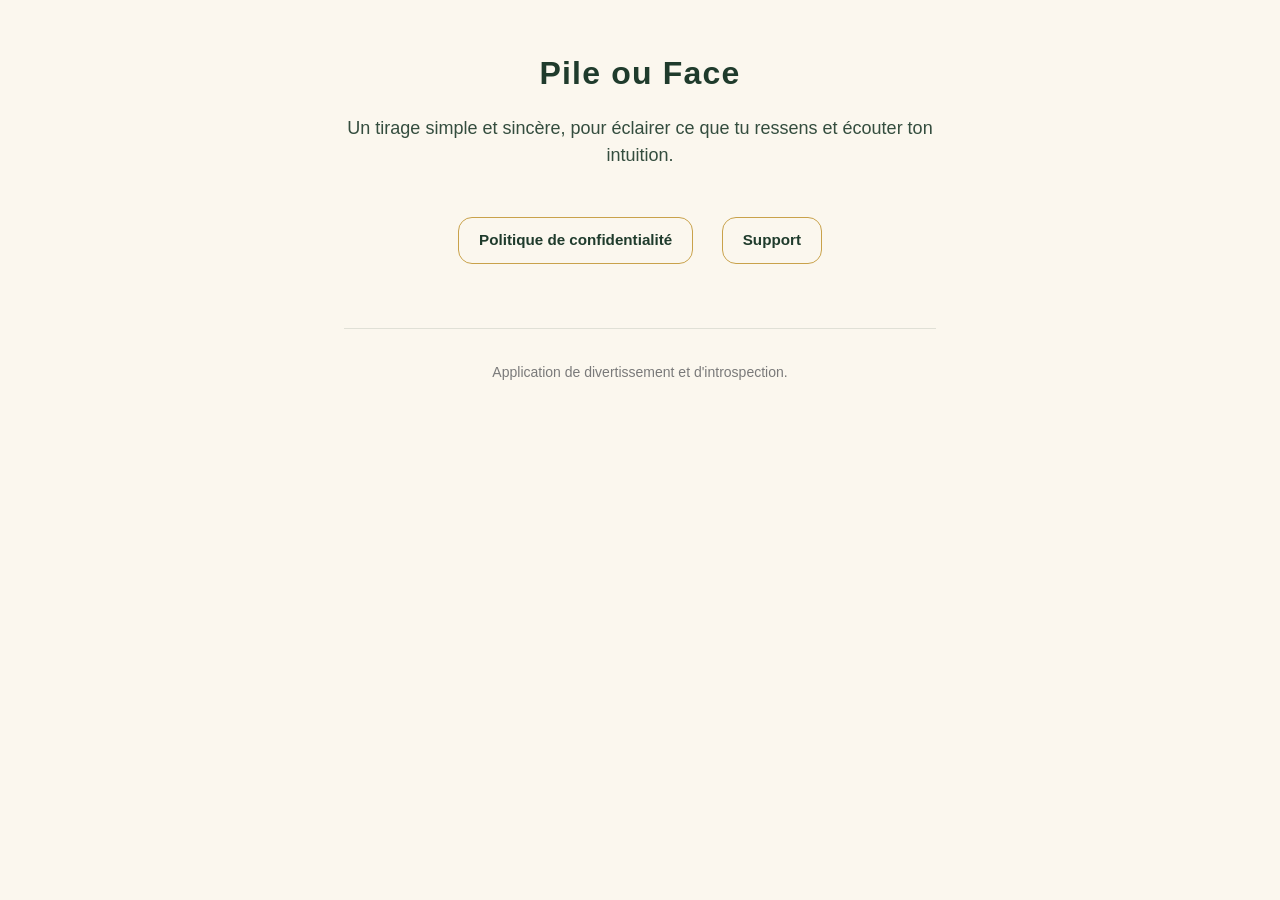
<file: docs/index.html>
<!DOCTYPE html>
<html lang="fr">
<head>
  <meta charset="UTF-8">
  <meta name="viewport" content="width=device-width, initial-scale=1.0">
  <title>Pile ou Face</title>
  <meta name="description" content="Un tirage simple et sincère, pour éclairer ce que tu ressens et écouter ton intuition.">
  <link rel="stylesheet" href="style.css">
</head>
<body>
  <div class="container">
    <header>
      <h1>Pile ou Face</h1>
      <p>Un tirage simple et sincère, pour éclairer ce que tu ressens et écouter ton intuition.</p>
    </header>

    <nav>
      <a href="privacy-policy.html">Politique de confidentialité</a>
      <a href="support.html">Support</a>
    </nav>

    <footer>
      <p>Application de divertissement et d'introspection.</p>
    </footer>
  </div>
</body>
</html>
</file>
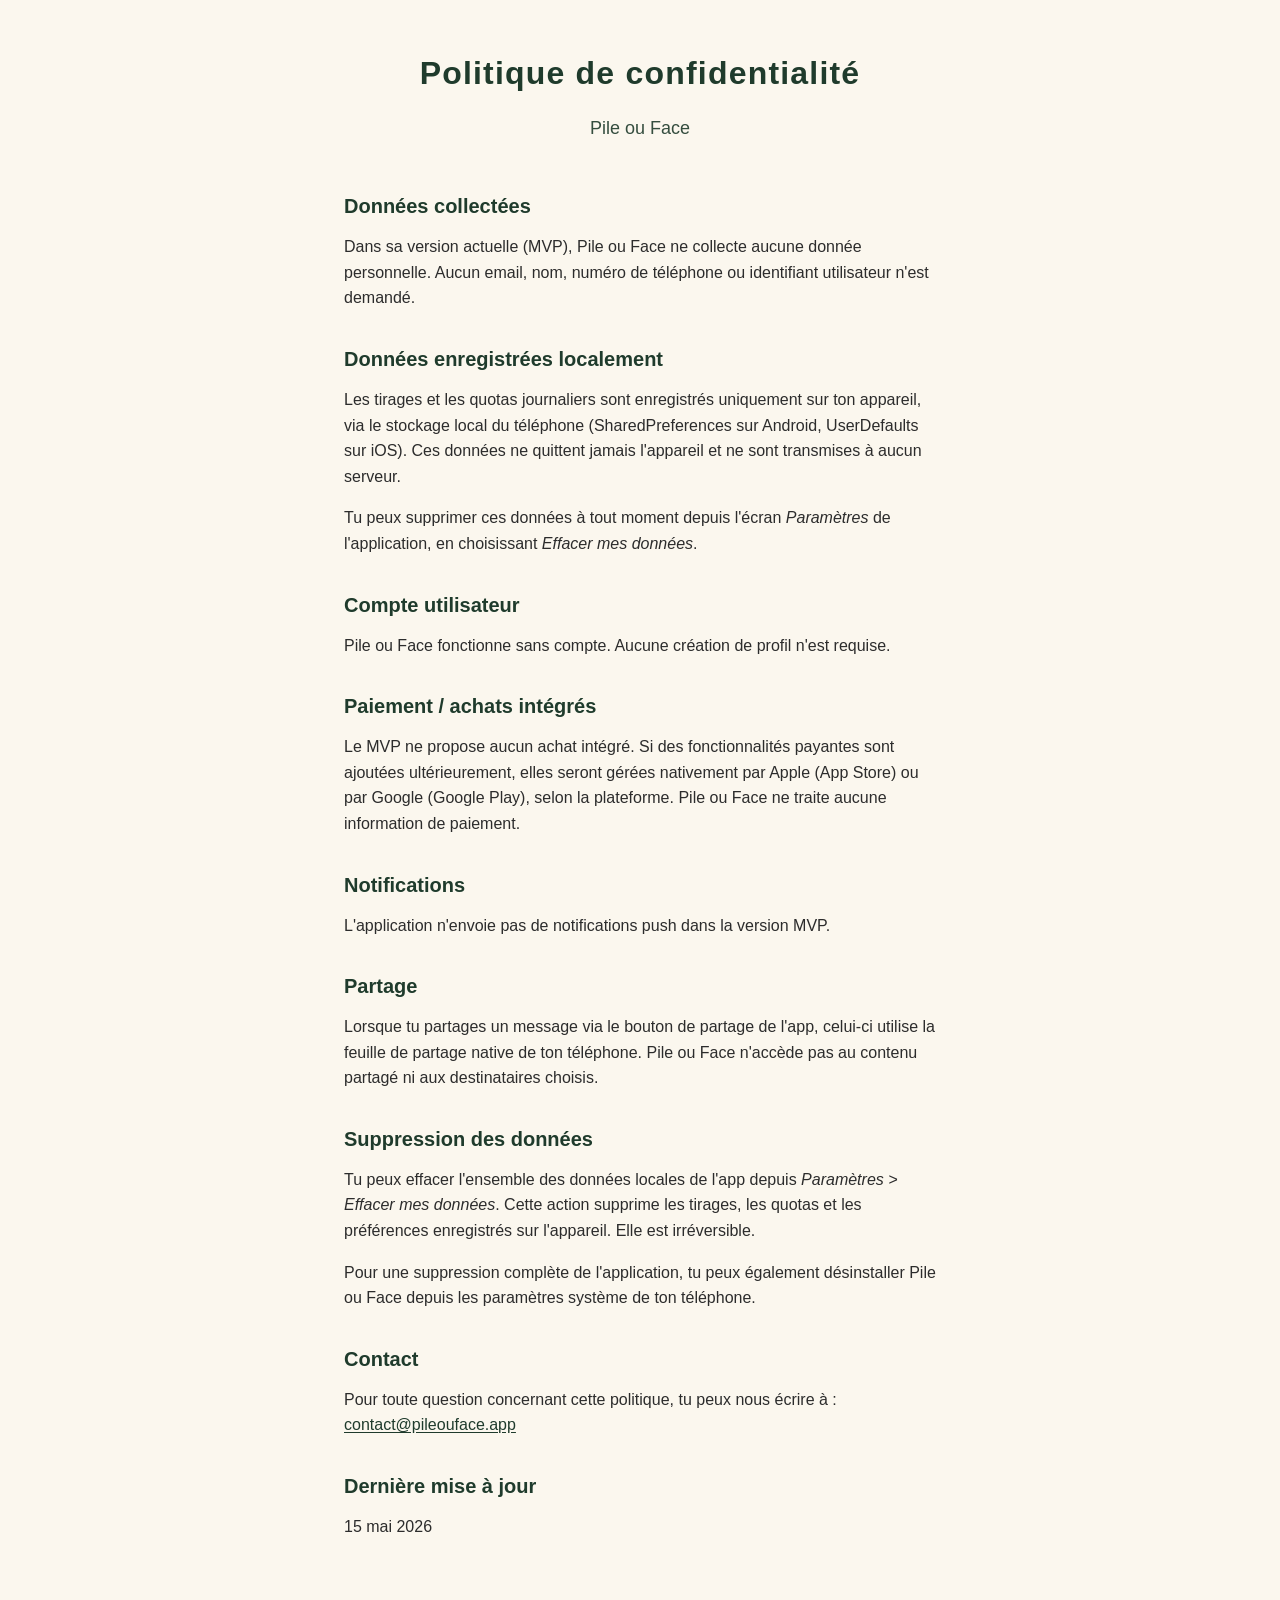
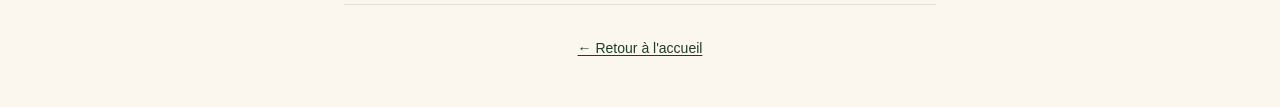
<file: docs/privacy-policy.html>
<!DOCTYPE html>
<html lang="fr">
<head>
  <meta charset="UTF-8">
  <meta name="viewport" content="width=device-width, initial-scale=1.0">
  <title>Politique de confidentialité — Pile ou Face</title>
  <meta name="description" content="Politique de confidentialité de l'application Pile ou Face.">
  <link rel="stylesheet" href="style.css">
</head>
<body>
  <div class="container">
    <header>
      <h1>Politique de confidentialité</h1>
      <p>Pile ou Face</p>
    </header>

    <main>
      <h2>Données collectées</h2>
      <p>
        Dans sa version actuelle (MVP), Pile ou Face ne collecte aucune donnée personnelle.
        Aucun email, nom, numéro de téléphone ou identifiant utilisateur n'est demandé.
      </p>

      <h2>Données enregistrées localement</h2>
      <p>
        Les tirages et les quotas journaliers sont enregistrés uniquement sur ton appareil,
        via le stockage local du téléphone (SharedPreferences sur Android, UserDefaults sur iOS).
        Ces données ne quittent jamais l'appareil et ne sont transmises à aucun serveur.
      </p>
      <p>
        Tu peux supprimer ces données à tout moment depuis l'écran <em>Paramètres</em>
        de l'application, en choisissant <em>Effacer mes données</em>.
      </p>

      <h2>Compte utilisateur</h2>
      <p>
        Pile ou Face fonctionne sans compte. Aucune création de profil n'est requise.
      </p>

      <h2>Paiement / achats intégrés</h2>
      <p>
        Le MVP ne propose aucun achat intégré. Si des fonctionnalités payantes sont ajoutées
        ultérieurement, elles seront gérées nativement par Apple (App Store) ou par Google
        (Google Play), selon la plateforme. Pile ou Face ne traite aucune information de paiement.
      </p>

      <h2>Notifications</h2>
      <p>
        L'application n'envoie pas de notifications push dans la version MVP.
      </p>

      <h2>Partage</h2>
      <p>
        Lorsque tu partages un message via le bouton de partage de l'app, celui-ci utilise
        la feuille de partage native de ton téléphone. Pile ou Face n'accède pas au contenu
        partagé ni aux destinataires choisis.
      </p>

      <h2>Suppression des données</h2>
      <p>
        Tu peux effacer l'ensemble des données locales de l'app depuis
        <em>Paramètres &gt; Effacer mes données</em>. Cette action supprime les tirages,
        les quotas et les préférences enregistrés sur l'appareil. Elle est irréversible.
      </p>
      <p>
        Pour une suppression complète de l'application, tu peux également désinstaller
        Pile ou Face depuis les paramètres système de ton téléphone.
      </p>

      <h2>Contact</h2>
      <p>
        Pour toute question concernant cette politique, tu peux nous écrire à :
        <a href="mailto:contact@pileouface.app">contact@pileouface.app</a>
      </p>

      <h2>Dernière mise à jour</h2>
      <p>15 mai 2026</p>
    </main>

    <footer>
      <p><a href="index.html">← Retour à l'accueil</a></p>
    </footer>
  </div>
</body>
</html>
</file>
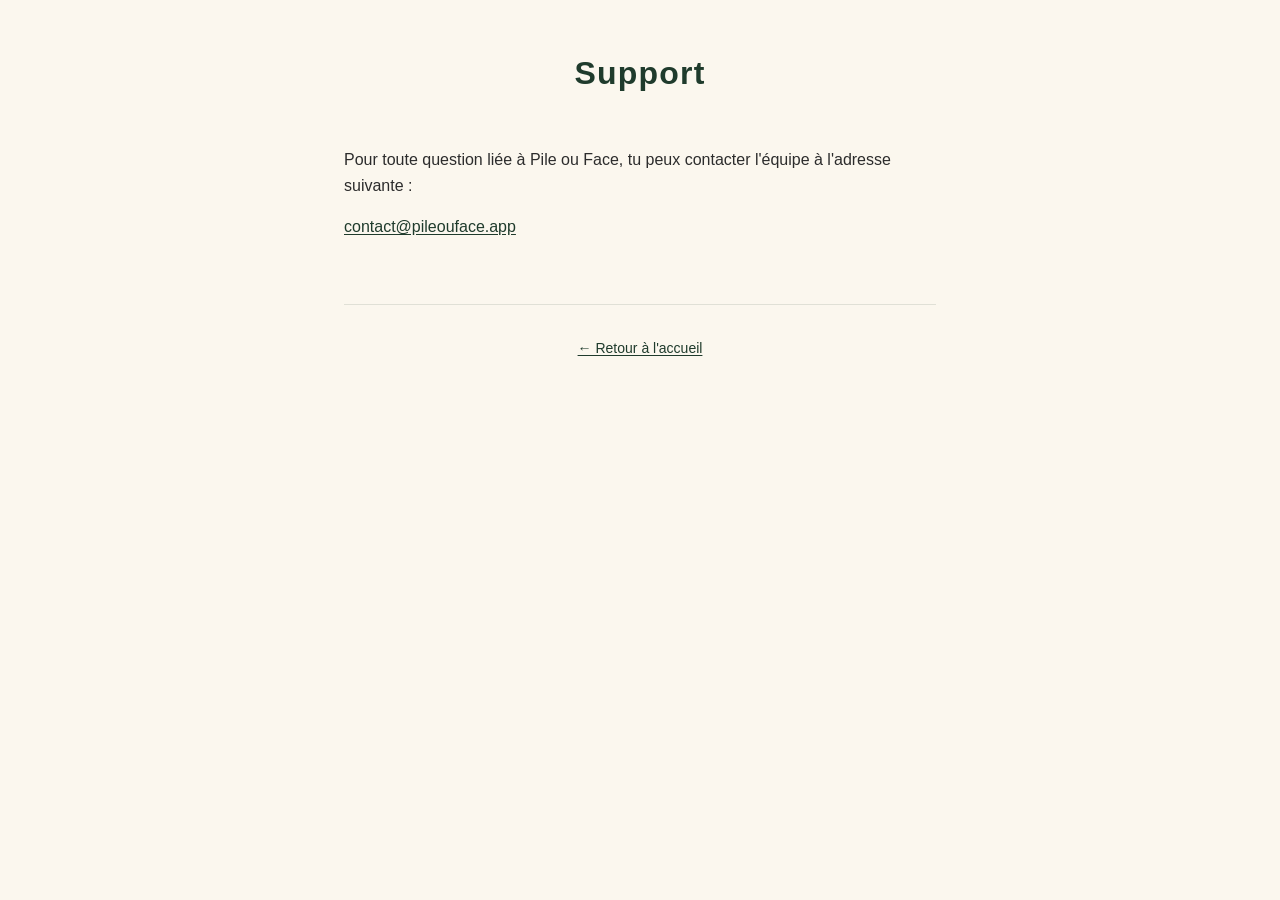
<file: docs/support.html>
<!DOCTYPE html>
<html lang="fr">
<head>
  <meta charset="UTF-8">
  <meta name="viewport" content="width=device-width, initial-scale=1.0">
  <title>Support — Pile ou Face</title>
  <meta name="description" content="Contact et support de l'application Pile ou Face.">
  <link rel="stylesheet" href="style.css">
</head>
<body>
  <div class="container">
    <header>
      <h1>Support</h1>
    </header>

    <main>
      <p>
        Pour toute question liée à Pile ou Face, tu peux contacter l'équipe à l'adresse suivante :
      </p>

      <p>
        <a href="mailto:contact@pileouface.app">contact@pileouface.app</a>
      </p>
    </main>

    <footer>
      <p><a href="index.html">← Retour à l'accueil</a></p>
    </footer>
  </div>
</body>
</html>
</file>
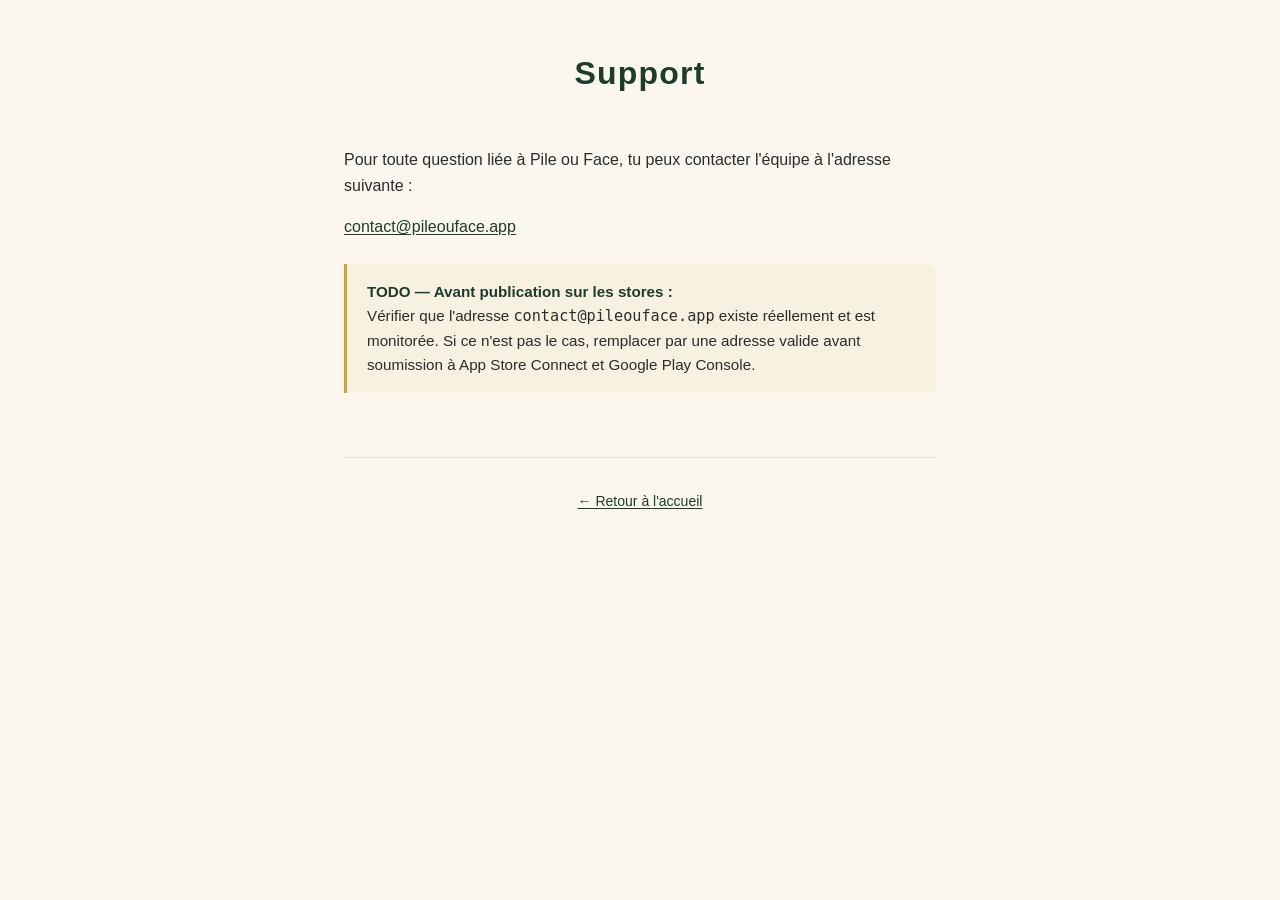
<file: docs/site/support.html>
<!DOCTYPE html>
<html lang="fr">
<head>
  <meta charset="UTF-8">
  <meta name="viewport" content="width=device-width, initial-scale=1.0">
  <title>Support — Pile ou Face</title>
  <meta name="description" content="Contact et support de l'application Pile ou Face.">
  <link rel="stylesheet" href="style.css">
</head>
<body>
  <div class="container">
    <header>
      <h1>Support</h1>
    </header>

    <main>
      <p>
        Pour toute question liée à Pile ou Face, tu peux contacter l'équipe à l'adresse suivante :
      </p>

      <p>
        <a href="mailto:contact@pileouface.app">contact@pileouface.app</a>
      </p>

      <div class="todo">
        <strong>TODO — Avant publication sur les stores :</strong><br>
        Vérifier que l'adresse <code>contact@pileouface.app</code> existe réellement
        et est monitorée. Si ce n'est pas le cas, remplacer par une adresse valide
        avant soumission à App Store Connect et Google Play Console.
      </div>
    </main>

    <footer>
      <p><a href="index.html">← Retour à l'accueil</a></p>
    </footer>
  </div>
</body>
</html>
</file>
<file: docs/style.css>
/* Pile ou Face — public site styles */

:root {
  --ivory: #FBF7EE;
  --deep-green: #1F3B2C;
  --soft-gold: #C9A24B;
  --charcoal: #2C2C2C;
  --subtle: #7A7A7A;
}

* {
  box-sizing: border-box;
  margin: 0;
  padding: 0;
}

body {
  font-family: -apple-system, BlinkMacSystemFont, "Segoe UI", Roboto,
    "Helvetica Neue", Arial, sans-serif;
  background-color: var(--ivory);
  color: var(--charcoal);
  line-height: 1.6;
  -webkit-font-smoothing: antialiased;
}

.container {
  max-width: 640px;
  margin: 0 auto;
  padding: 48px 24px;
}

header {
  text-align: center;
  margin-bottom: 48px;
}

header h1 {
  font-size: 2rem;
  font-weight: 700;
  color: var(--deep-green);
  letter-spacing: 1.2px;
  margin-bottom: 16px;
}

header p {
  font-size: 1.125rem;
  color: var(--deep-green);
  opacity: 0.9;
  line-height: 1.5;
}

nav {
  text-align: center;
  margin-bottom: 48px;
}

nav a {
  display: inline-block;
  margin: 0 12px;
  padding: 10px 20px;
  border: 1.5px solid var(--soft-gold);
  border-radius: 14px;
  color: var(--deep-green);
  text-decoration: none;
  font-weight: 600;
  font-size: 0.95rem;
  transition: background-color 0.2s ease;
}

nav a:hover {
  background-color: rgba(201, 162, 75, 0.1);
}

main h2 {
  font-size: 1.25rem;
  font-weight: 600;
  color: var(--deep-green);
  margin-top: 32px;
  margin-bottom: 12px;
}

main p {
  margin-bottom: 16px;
}

main ul {
  margin-left: 24px;
  margin-bottom: 16px;
}

main li {
  margin-bottom: 8px;
}

a {
  color: var(--deep-green);
  text-decoration: underline;
  text-underline-offset: 2px;
}

a:hover {
  color: var(--soft-gold);
}

footer {
  text-align: center;
  margin-top: 64px;
  padding-top: 32px;
  border-top: 1px solid rgba(31, 59, 44, 0.12);
  font-size: 0.875rem;
  color: var(--subtle);
}

.todo {
  background-color: rgba(201, 162, 75, 0.08);
  border-left: 3px solid var(--soft-gold);
  padding: 16px 20px;
  margin: 24px 0;
  border-radius: 0 8px 8px 0;
  font-size: 0.95rem;
}

.todo strong {
  color: var(--deep-green);
}

@media (max-width: 480px) {
  .container {
    padding: 32px 20px;
  }

  header h1 {
    font-size: 1.6rem;
  }

  header p {
    font-size: 1rem;
  }

  nav a {
    display: block;
    margin: 8px 0;
  }
}
</file>
<file: docs/site/style.css>
/* Pile ou Face — public site styles */

:root {
  --ivory: #FBF7EE;
  --deep-green: #1F3B2C;
  --soft-gold: #C9A24B;
  --charcoal: #2C2C2C;
  --subtle: #7A7A7A;
}

* {
  box-sizing: border-box;
  margin: 0;
  padding: 0;
}

body {
  font-family: -apple-system, BlinkMacSystemFont, "Segoe UI", Roboto,
    "Helvetica Neue", Arial, sans-serif;
  background-color: var(--ivory);
  color: var(--charcoal);
  line-height: 1.6;
  -webkit-font-smoothing: antialiased;
}

.container {
  max-width: 640px;
  margin: 0 auto;
  padding: 48px 24px;
}

header {
  text-align: center;
  margin-bottom: 48px;
}

header h1 {
  font-size: 2rem;
  font-weight: 700;
  color: var(--deep-green);
  letter-spacing: 1.2px;
  margin-bottom: 16px;
}

header p {
  font-size: 1.125rem;
  color: var(--deep-green);
  opacity: 0.9;
  line-height: 1.5;
}

nav {
  text-align: center;
  margin-bottom: 48px;
}

nav a {
  display: inline-block;
  margin: 0 12px;
  padding: 10px 20px;
  border: 1.5px solid var(--soft-gold);
  border-radius: 14px;
  color: var(--deep-green);
  text-decoration: none;
  font-weight: 600;
  font-size: 0.95rem;
  transition: background-color 0.2s ease;
}

nav a:hover {
  background-color: rgba(201, 162, 75, 0.1);
}

main h2 {
  font-size: 1.25rem;
  font-weight: 600;
  color: var(--deep-green);
  margin-top: 32px;
  margin-bottom: 12px;
}

main p {
  margin-bottom: 16px;
}

main ul {
  margin-left: 24px;
  margin-bottom: 16px;
}

main li {
  margin-bottom: 8px;
}

a {
  color: var(--deep-green);
  text-decoration: underline;
  text-underline-offset: 2px;
}

a:hover {
  color: var(--soft-gold);
}

footer {
  text-align: center;
  margin-top: 64px;
  padding-top: 32px;
  border-top: 1px solid rgba(31, 59, 44, 0.12);
  font-size: 0.875rem;
  color: var(--subtle);
}

.todo {
  background-color: rgba(201, 162, 75, 0.08);
  border-left: 3px solid var(--soft-gold);
  padding: 16px 20px;
  margin: 24px 0;
  border-radius: 0 8px 8px 0;
  font-size: 0.95rem;
}

.todo strong {
  color: var(--deep-green);
}

@media (max-width: 480px) {
  .container {
    padding: 32px 20px;
  }

  header h1 {
    font-size: 1.6rem;
  }

  header p {
    font-size: 1rem;
  }

  nav a {
    display: block;
    margin: 8px 0;
  }
}
</file>
